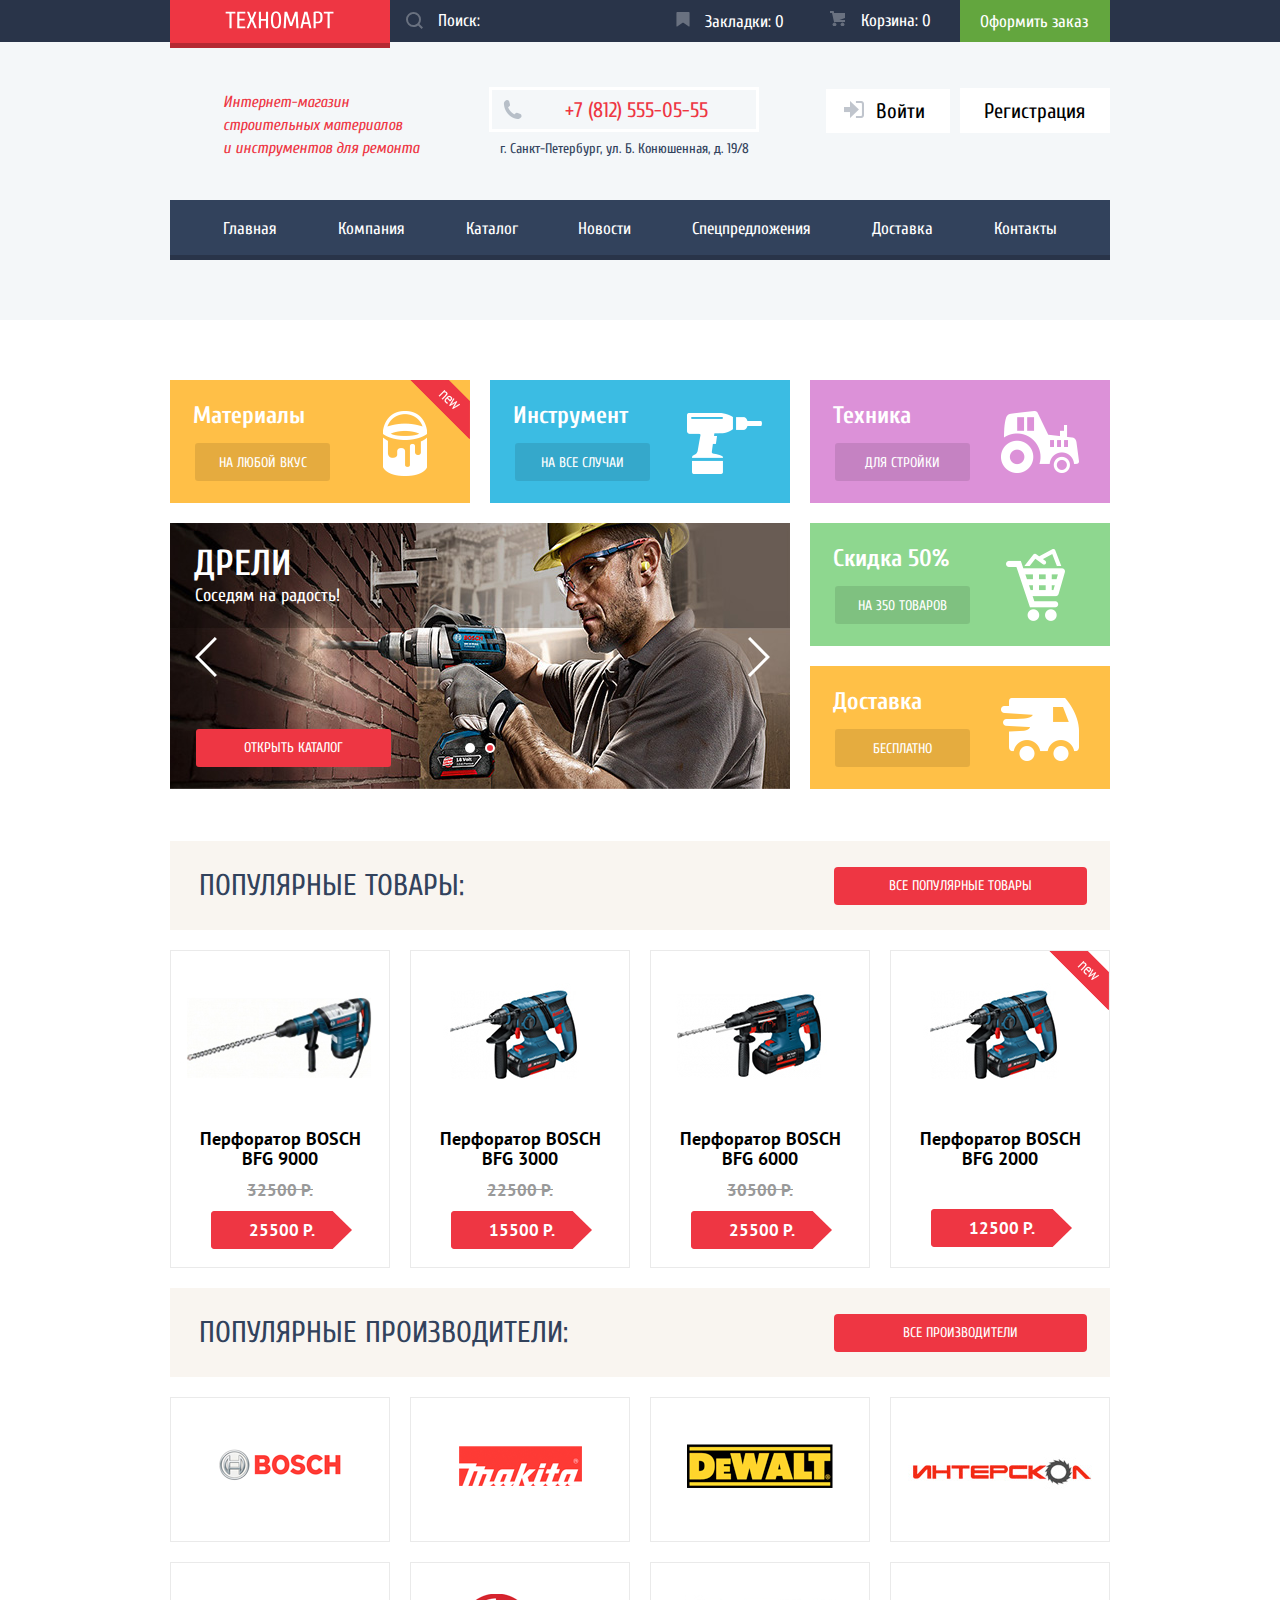
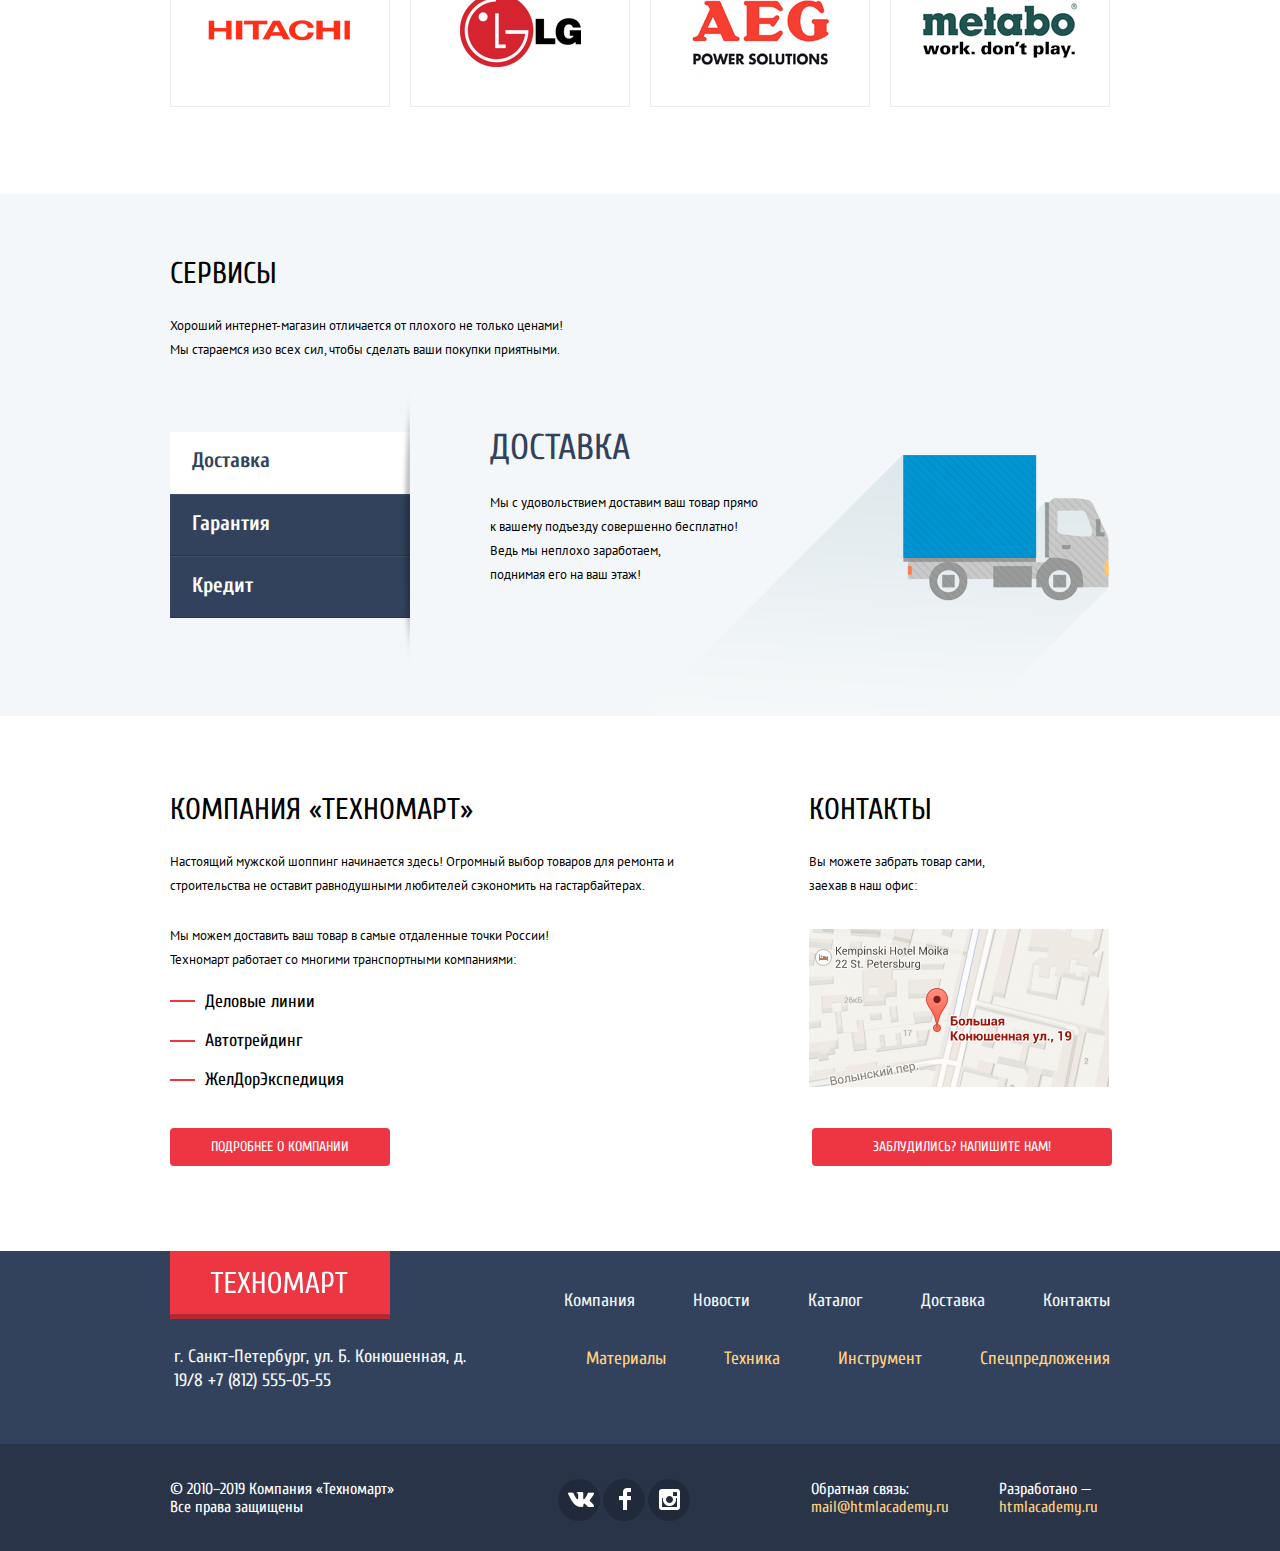
<file: index.html>
<!DOCTYPE html>
<html lang="ru">
  <head>
    <meta charset="utf-8">
    <link rel="stylesheet" href="css/normalize.css">
    <link rel="stylesheet" href="css/mini-style.css">
    <link href="https://fonts.googleapis.com/css?family=Cuprum:400,400i,700,700i&display=swap&subset=cyrillic" rel="stylesheet">
    <link href="https://fonts.googleapis.com/css?family=PT+Sans:400,700&display=swap&subset=cyrillic" rel="stylesheet">
    <title>HTML Academy: Техномарт</title>
  </head>

  <body>

    <header class="main-header">

      <div class="menu-back">
        <div class="main-header-container container">
          <a class="logo main-header-logo" href="index.html">
            <img src="img/logo.svg" width="109" height="19" alt="Логотип интернет-магазина «Техномарт»">
          </a>
          <form class="header-form-search" action="https://echo.htmlacademy.ru" method="get">
            <input class="main-header-search" placeholder="Поиск:" type="search" name="search-field">
            <svg xmlns="http://www.w3.org/2000/svg" width="17" height="17" viewbox="0 0 17 17"><path fill="#ffffff" d="M17 15.586l-3.542-3.542A7.465 7.465 0 0 0 15 7.5 7.5 7.5 0 1 0 7.5 15c1.71 0 3.282-.579 4.544-1.542L15.586 17 17 15.586zM2 7.5C2 4.467 4.467 2 7.5 2 10.532 2 13 4.467 13 7.5c0 3.032-2.468 5.5-5.5 5.5A5.506 5.506 0 0 1 2 7.5z"/></svg>
          </form>
          <a class="bookmark" href="bookmarks.html">
            <svg xmlns="http://www.w3.org/2000/svg" width="14" height="16" viewBox="0 0 14 16">
              <path fill="#E72C2D" d="M14 15c0 .55-.368.741-.818.426l-5.363-3.765c-.45-.315-1.187-.315-1.637 0L.818 15.426C.368 15.741 0 15.55 0 15V1c0-.55.45-1 1-1h12c.55 0 1 .45 1 1v14z"/>
            </svg>Закладки: 0
          </a>
          <a class="cart" href="cart.html">
            <svg xmlns="http://www.w3.org/2000/svg" width="15" height="15" viewBox="0 0 15 15">
              <circle cx="4.5" cy="13.5" r="1.5"/>
              <circle cx="12.5" cy="13.5" r="1.5"/>
              <path d="M15 2H4.07l-.422-2H0v2h2.031l1.985 9H15V9H9.441L15 6.951z"/>
            </svg>Корзина: 0
          </a>
          <span class="main-header-order"><a  href="order.html">Оформить заказ</a></span>
        </div>
      </div>

      <div class="slogan-container container">
        <div class="slogan">
          <p class="main-header-slogan">
            Интернет-магазин
            строительных материалов
            и&nbsp;инструментов для ремонта
          </p>
        </div>
        <div class="address">
          <a class="main-header-phone" href="tel:+78125550555">
            +7 (812) 555-05-55
          </a>
          <p class="main-header-address">г. Санкт-Петербург, ул. Б. Конюшенная, д. 19/8</p>
        </div>
        <div class="user-navigation">
          <a class="login-link" href="login.html">Войти</a>
          <a class="registration-link" href="user.html">Регистрация</a>
        </div>
      </div>

      <nav class="main-navigation container">
        <ul class="site-navigation container">
          <li><a href="index.html">Главная</a></li>
          <li><a href="company.html">Компания</a></li>
          <li><a href="catalog.html">Каталог</a></li>
          <li><a href="news.html">Новости</a></li>
          <li><a href="special.html">Спецпредложения</a></li>
          <li><a href="delivery.html">Доставка</a></li>
          <li><a href="contacts.html">Контакты</a></li>
        </ul>
      </nav>

    </header>

    <main>
      <h1 class="visually-hidden">Интернет-магазин «Техномарт»</h1>

      <section class="slider">
        <ul class="first-slider-items container">
          <li class="newlabel">
            <p class="slider-text">Материалы</p>
            <a class="slider-text-button" href="materials.html">на любой вкус</a>
          </li>
          <li>
            <p class="slider-text">Инcтрумент</p>
            <a class="slider-text-button" href="tools.html">на все случаи</a>
          </li>
          <li>
            <p class="slider-text">Техника</p>
            <a class="slider-text-button" href="technic.html">для стройки</a>
          </li>
        </ul>
        <ul class="second-slider-items container">
          <li>
            <p class="slider-text">Скидка 50%</p>
            <a class="slider-text-button" href="discount.html">на 350 товаров</a>
          </li>
          <li>
            <p class="slider-text">Доставка</p>
            <a class="slider-text-button" href="delivery.html">бесплатно</a>
          </li>
        </ul>
      </section>
<div class="wrap-container">
      <div class="slider-image container">
        <input class="slide-hammers visually-hidden" id="slide-hammers" type="radio" name="slider">
        <input class="slide-drills visually-hidden" id="slide-drills" type="radio" name="slider" checked>
        <ul class="slider-textarea">
          <li class="slider-item hammers">
            <h3>Перфораторы</h3>
            <p>Настоящие мужские игрушки</p>
          </li>
          <li class="slider-item drills">
            <h3>Дрели</h3>
            <p>Соседям на радость!</p>
          </li>
        </ul>
        <a class="button" href="catalog.html">Открыть каталог</a>
        <label class="slider-control control-left" for="slide-hammers">Влево</label>
        <label class="slider-control control-right" for="slide-drills">Вправо</label>
        <div class="slider-wrap">
          <label class="slider-radio" for="slide-hammers">Слайд перфораторы</label>
          <label class="slider-radio" for="slide-drills">Слайд дрели</label>
        </div>
      </div>
</div>

      <section>
        <div class="popular-fields container">
          <h2>Популярные товары:</h2>
          <a href="goods.html">Все популярные товары</a>
        </div>
        <div class="item-container container">
          <div class="item">
            <img src="img/item_4.jpg" width="218" height="170" alt="Перфоратор BOSCH BFG 9000 синий">
            <div class="catalog-buttons">
              <a class="item-buy" href="cart.html">Купить</a>
              <a class="item-bookmarks" href="bookmarks.html">В закладки</a>
            </div>
            <span>Перфоратор BOSCH</span>
            <span>BFG 9000</span>
            <p class="line-through">32500 р.</p>
            <p class="price">25500 p.</p>
          </div>
          <div class="item">
            <img src="img/item_1.jpg" width="218" height="170" alt="Перфоратор BOSCH BFG 3000 синий">
            <div class="catalog-buttons">
              <a class="item-buy" href="cart.html">Купить</a>
              <a class="item-bookmarks" href="bookmarks.html">В закладки</a>
            </div>
            <span>Перфоратор BOSCH</span>
            <span>BFG 3000</span>
            <p class="line-through">22500 р.</p>
            <p class="price">15500 p.</p>
          </div>
          <div class="item">
            <img src="img/item_2.jpg" width="218" height="170" alt="Перфоратор BOSCH BFG 6000 синий">
            <div class="catalog-buttons">
              <a class="item-buy" href="cart.html">Купить</a>
              <a class="item-bookmarks" href="bookmarks.html">В закладки</a>
            </div>
            <span>Перфоратор BOSCH</span>
            <span>BFG 6000</span>
            <p class="line-through">30500 р.</p>
            <p class="price">25500 p.</p>
          </div>
          <div class="item newlabel">
            <img src="img/item_3.jpg" width="218" height="170" alt="Перфоратор BOSCH BFG 2000 синий">
            <div class="catalog-buttons">
              <a class="item-buy" href="cart.html">Купить</a>
              <a class="item-bookmarks" href="bookmarks.html">В закладки</a>
            </div>
            <span>Перфоратор BOSCH</span>
            <span>BFG 2000</span>
            <span class="empty"></span>
            <p class="price">12500 p.</p>
          </div>
        </div>
      </section>

      <section>
        <div class="popular-fields container">
          <h2>Популярные производители:</h2>
          <a href="companies.html">Все производители</a>
        </div>
        <ul class="companies-container container">
          <li class="companies"><a href="https://www.bosch.ru/"><img src="img/bosch.png" width="126" height="37" alt="Производетель Bosch"></a></li>
          <li class="companies"><a href="http://www.makita.ru/"><img src="img/makita.png" width="123" height="40" alt="Производитель Makita"></a></li>
          <li class="companies"><a href="https://shop.dewalt.ru/"><img src="img/dewalt.png" width="146" height="44" alt="Производитель DeWalt"></a></li>
          <li class="companies"><a href="https://www.interskol.ru/"><img src="img/interskol.png" width="200" height="88" alt="Производитель Интерскол"></a></li>
          <li class="companies"><a href="https://www.hitachi.eu/en/ru"><img src="img/hitachi.png" width="169" height="31" alt="Производитель Hitachi"></a></li>
          <li class="companies"><a href="https://www.lg.com/ru"><img src="img/lg.png" width="121" height="73" alt="Производитель LG"></a></li>
          <li class="companies"><a href="https://www.aeg.ru/"><img src="img/aeg.png" width="151" height="96" alt="Производитель AEG"></a></li>
          <li class="companies"><a href="https://shop-metabo.ru/"><img src="img/metabo.png" width="204" height="69" alt="Производитель Metabo"></a></li>
        </ul>
      </section>

      <div class="services-wrap">
        <section class="services container">
          <h2>Сервисы</h2>
          <p class="service-text">Хороший интернет-магазин отличается от плохого не только ценами! Мы стараемся изо всех сил, чтобы сделать ваши покупки приятными.</p>
          <div class="services-menu">
            <input class="input-delivery visually-hidden" id="delivery" type="radio" name="service-radio" checked>
            <input class="input-guarantee visually-hidden" id="guarantee" type="radio" name="service-radio">
            <input class="input-credit visually-hidden" id="credit" type="radio" name="service-radio">
            <ul class="services-menu-buttons">
              <li>
                <label class="service-menu-button" for="delivery">Доставка</label>
              </li>
              <li>
                <label class="service-menu-button" for="guarantee">Гарантия</label>
              </li>
              <li>
                <label class="service-menu-button" for="credit">Кредит</label>
              </li>
            </ul>
            <ul class="services-textarea">
              <li class="service-item service-delivery">
                <h3>Доставка</h3>
                <p>
                  Мы с удовольствием доставим ваш товар прямо <br>
                  к вашему подъезду совершенно бесплатно!
                  Ведь мы неплохо заработаем, <br>
                  поднимая его на ваш этаж!
                </p>
              </li>
              <li class="service-item service-guarantee">
                <h3>Гарантия</h3>
                <p>
                  Если купленный у нас товар поломается или заискрит, <br>
                  а также в случае пожара, спровоцированного его возгоранием,
                  вы всегда можете быть уверены в нашей гарантии. Мы обменяем
                  сгоревший товар на новый. <br>
                  Дом уж восстановите как-нибудь сами.
                </p>
              </li>
              <li class="service-item service-credit">
                <h3>Кредит</h3>
                <p>
                  Залезть в долговую яму стало проще! <br>
                  Кредитные консультанты придут вам на помощь.
                </p>
                <a class="credit-button" href="credit.html">Отправить заявку</a>
              </li>
            </ul>
          </div>
        </section>
      </div>

      <div class="about-company container">
        <section>
          <h2 >Компания «Техномарт»</h2>
          <p class="first-text">
            Настоящий мужской шоппинг начинается здесь! Огромный выбор товаров для ремонта и
            строительства не оставит равнодушными любителей сэкономить на гастарбайтерах.
          </p>
          <p class="second-text">
            Мы можем доставить ваш товар в самые отдаленные точки России!
            Техномарт работает со многими транспортными компаниями:
          </p>
          <ul class="indicator-area">
            <li class="indicator">Деловые линии</li>
            <li class="indicator">Автотрейдинг</li>
            <li class="indicator">ЖелДорЭкспедиция</li>
          </ul>
          <a class="detailed" href="company.html">Подробнее о компании</a>
        </section>
        <section class="contacts-area">
          <h2>Контакты</h2>
          <p>
            Вы можете забрать товар сами,
            заехав в наш офис:
          </p>
          <a class="map-link" href="map.html">
            <img src="img/smallmap.png" width="300" height="158" alt="Карта расположения офиса «Техномарт» по адресу:
             г. Санкт-Петербург, ул. Б. Конюшенная, д. 19/8">
          </a>
          <a class="write-us" href="#">Заблудились? Напишите нам!</a>
        </section>
      </div>

    </main>

    <footer class="footer">
      <div class="footer-nav-back">
        <div class="footer-container container">
          <a class="footer-logo" href="index.html">
            <img src="img/logo.svg" width="138" height="23" alt="Логотип интернет-магазина «Техномарт»">
          </a>
          <ul class="first-footer-navigation">
            <li><a class="footer-main-nav" href="company.html">Компания</a></li>
            <li><a class="footer-main-nav" href="news.html">Новости</a></li>
            <li><a class="footer-main-nav" href="catalog.html">Каталог</a></li>
            <li><a class="footer-main-nav" href="delivery.html">Доставка</a></li>
            <li><a class="footer-main-nav" href="contacts.html">Контакты</a></li>
          </ul>
        </div>
        <div class="footer-container container">
          <p class="footer-address">
            г. Санкт-Петербург, ул. Б. Конюшенная, д. 19/8
            <a href="tel:+78125550555">+7 (812) 555-05-55</a>
          </p>
          <ul class="second-footer-navigation">
            <li><a class="footer-nav" href="materials.html">Материалы</a></li>
            <li><a class="footer-nav" href="technic.html">Техника</a></li>
            <li><a class="footer-nav" href="tools.html">Инструмент</a></li>
            <li><a class="footer-nav" href="special.html">Спецпредложения</a></li>
          </ul>
        </div>
      </div>

      <div class="footer-contacts-back">
        <div class="contacts-container container">
          <p class="copy-right">
            © 2010–2019 Компания «Техномарт»
            Все права защищены
          </p>
          <ul class="socials">
            <li>
              <a class="vkontakte" href="https://vk.com" aria-label="Переход в социальную сеть Вконтакте"></a>
            </li>
            <li>
              <a class="facebook" href="https://facebook.com" aria-label="Переход в социальную сеть Facebook"></a>
            </li>
            <li>
              <a class="instagram" href="https://instagram.com" aria-label="Переход в социальную сеть Instagram"></a>
            </li>
          </ul>

        <div class="lower-footer-fields">
          <p class="feedback-email">
            Обратная связь:
            <a href="mailto:mail@htmlacademy.ru">mail@htmlacademy.ru</a>
          </p>
          <p class="done">
            Разработано —
            <a href="https://htmlacademy.ru/intensive/htmlcss">htmlacademy.ru</a>
          </p>
        </div>
      </div>
    </div>
  </footer>

  <section class="popup map">
      <h2 class="visually-hidden">Как до нас добраться</h2>
      <iframe src="https://www.google.com/maps/embed?pb=!1m18!1m12!1m3!1d1998.5769169308242!2d30.322621958816832!3d59.93916232215763!2m3!1f0!2f0!3f0!3m2!1i1024!2i768!4f13.1!3m3!1m2!1s0x4696310fca5ba729%3A0xea9c53d4493c879f!2z0JHQvtC70YzRiNCw0Y8g0JrQvtC90Y7RiNC10L3QvdCw0Y8g0YPQuy4sIDE5LCDQodCw0L3QutGCLdCf0LXRgtC10YDQsdGD0YDQsywgMTkxMTg2!5e0!3m2!1sru!2sru!4v1582703164863!5m2!1sru!2sru" width="940" height="446" allowfullscreen=""></iframe>
      <div>
        <img src="img/map.jpg" width="940" height="446" alt="Карта расположения офиса «Техномарт» по адресу:
        г. Санкт-Петербург, ул. Б. Конюшенная, д. 19/8">
      </div>
      <button class="close" type="button">Закрыть</button>
    </section>

    <section class="popup feedback">
      <h2 class="visually-hidden">Обратная связь</h2>
      <form action="https://echo.htmlacademy.ru" method="post">
        <div class="feedback-input">
          <p>
            <label for="letter-name">Ваше имя:</label>
            <input id="letter-name" type="text" name="name" placeholder="Имя Фамилия">
          </p>
          <p>
            <label for="letter-email">Ваш e-mail:</label>
            <input id="letter-email" type="email" name="email" placeholder="email@example.com">
          </p>
          <p>
            <label for="letter-text">Текст письма:</label>
            <textarea id="letter-text" name="content" placeholder="В свободной форме"></textarea>
          </p>
        </div>
        <div class="feedback-button">
          <button class="button" type="submit">Отправить</button>
        </div>
      </form>
      <button class="close" type="button">Закрыть</button>
    </section>

    <section class="popup popcart">
      <h2>Товар добавлен в корзину!</h2>
      <div class="popcart-footer">
        <a class="button-popup" href="order.html">Оформить заказ</a>
        <a class="button-popup resume" href="catalog.html">Продолжить покупки</a>
        </div>
        <button class="close" type="button">Закрыть</button>
    </section>

    <script src="js/mini-index.js"></script>

  </body>
</html>
</file>
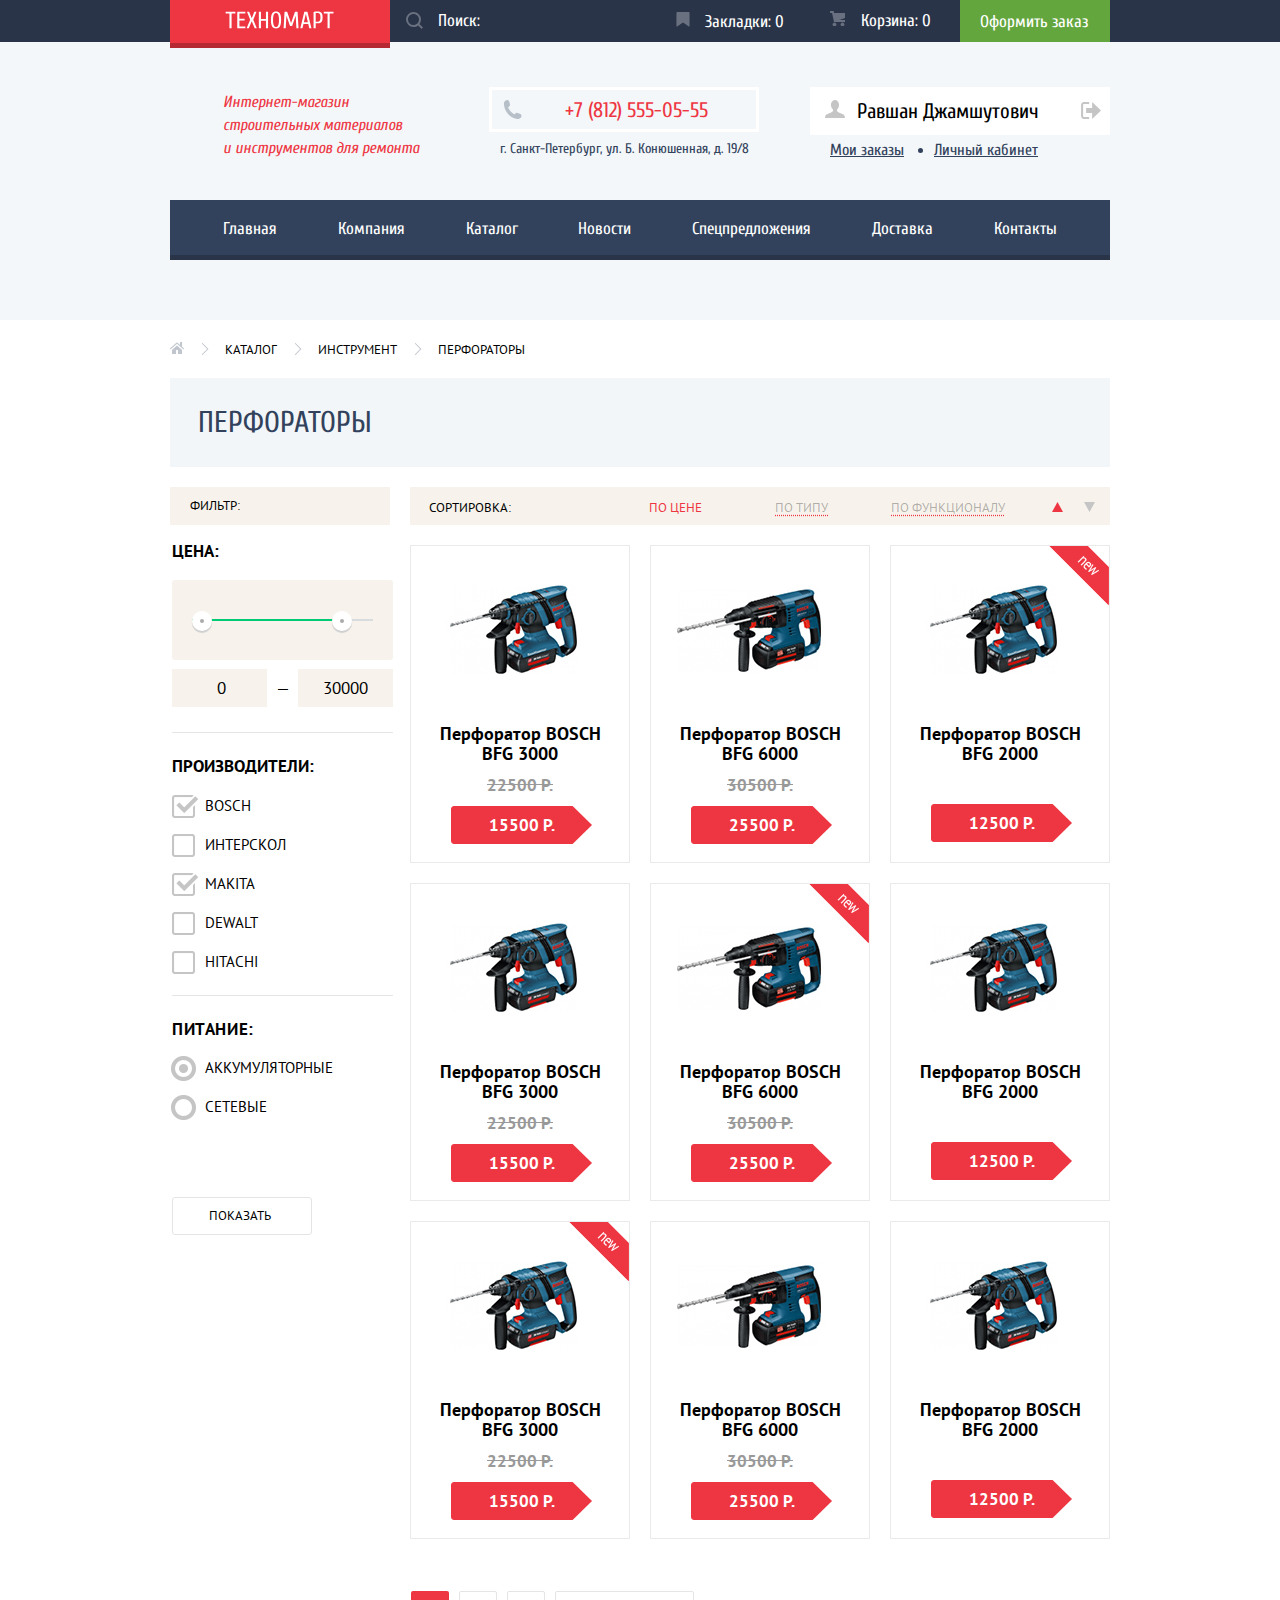
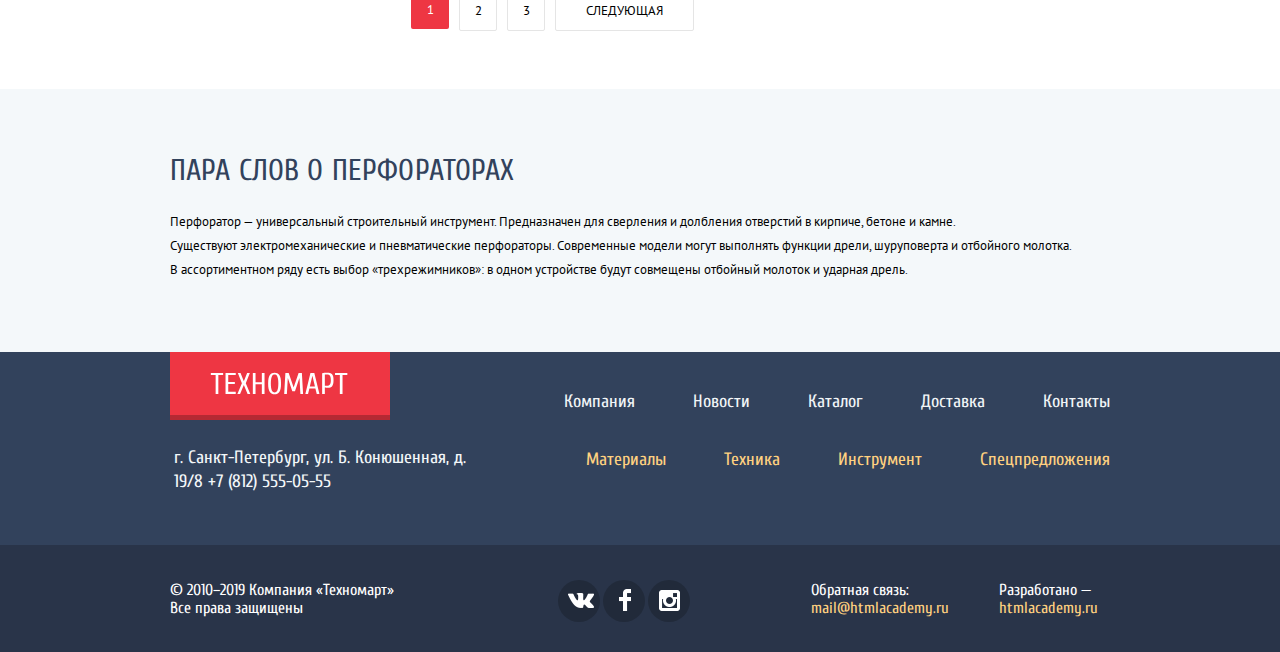
<file: catalog.html>
<!DOCTYPE html>
<html lang="ru">
  <head>
    <meta charset="utf-8">
    <link rel="stylesheet" href="css/normalize.css">
    <link rel="stylesheet" href="css/mini-style.css">
    <link href="https://fonts.googleapis.com/css?family=Cuprum:400,400i,700,700i&display=swap&subset=cyrillic" rel="stylesheet">
    <link href="https://fonts.googleapis.com/css?family=PT+Sans:400,700&display=swap&subset=cyrillic" rel="stylesheet">
    <title>Техномарт</title>
  </head>
  <body>

    <header class="main-header">

      <div class="menu-back">
        <div class="main-header-container container">
          <a class="logo main-header-logo" href="index.html">
            <img src="img/logo.svg" width="109" height="19" alt="Логотип интернет-магазина «Техномарт»">
          </a>
          <form class="header-form-search" action="https://echo.htmlacademy.ru" method="get">
            <input class="main-header-search" placeholder="Поиск:" type="search" name="search-field">
            <svg xmlns="http://www.w3.org/2000/svg" width="17" height="17" viewbox="0 0 17 17"><path fill="#ffffff" d="M17 15.586l-3.542-3.542A7.465 7.465 0 0 0 15 7.5 7.5 7.5 0 1 0 7.5 15c1.71 0 3.282-.579 4.544-1.542L15.586 17 17 15.586zM2 7.5C2 4.467 4.467 2 7.5 2 10.532 2 13 4.467 13 7.5c0 3.032-2.468 5.5-5.5 5.5A5.506 5.506 0 0 1 2 7.5z"/></svg>
          </form>
          <a class="bookmark" href="bookmarks.html">
            <svg xmlns="http://www.w3.org/2000/svg" width="14" height="16" viewBox="0 0 14 16">
              <path fill="#E72C2D" d="M14 15c0 .55-.368.741-.818.426l-5.363-3.765c-.45-.315-1.187-.315-1.637 0L.818 15.426C.368 15.741 0 15.55 0 15V1c0-.55.45-1 1-1h12c.55 0 1 .45 1 1v14z"/>
            </svg>Закладки: 0
          </a>
          <a class="cart" href="cart.html">
            <svg xmlns="http://www.w3.org/2000/svg" width="15" height="15" viewBox="0 0 15 15">
              <circle cx="4.5" cy="13.5" r="1.5"/>
              <circle cx="12.5" cy="13.5" r="1.5"/>
              <path d="M15 2H4.07l-.422-2H0v2h2.031l1.985 9H15V9H9.441L15 6.951z"/>
            </svg>Корзина: 0
          </a>
          <span class="main-header-order"><a  href="order.html">Оформить заказ</a></span>
        </div>
      </div>

      <div class="slogan-container container">
        <div class="slogan">
          <p class="main-header-slogan">
            Интернет-магазин
            строительных материалов
            и&nbsp;инструментов для ремонта
          </p>
        </div>
        <div class="address">
          <a class="main-header-phone" href="tel:+78125550555">
            +7 (812) 555-05-55
          </a>
          <p class="main-header-address">г. Санкт-Петербург, ул. Б. Конюшенная, д. 19/8</p>
        </div>
        <div class="login">
          <a class="account-field" href="account.html">
            <svg xmlns="http://www.w3.org/2000/svg" width="20" height="18" viewBox="0 0 20 18">
              <path fill="#32425C" d="M17.881 14.166c-2.144-.735-4.256-1.666-5.207-2.39-.657-.501-.77-1.618-.517-2.415 1.118-.903 1.864-2.477 1.864-4.278C14.021 2.276 12.221 0 10 0S5.979 2.276 5.979 5.083c0 1.801.746 3.374 1.863 4.277.253.798.141 1.915-.517 2.416-.95.724-3.063 1.654-5.207 2.39S0 18 0 18h20s.025-3.099-2.119-3.834z"/>
            </svg>Равшан Джамшутович
          </a>
          <a class="exit" href="#" aria-label="Выход из личного кабинета">
            <svg xmlns="http://www.w3.org/2000/svg" width="21" height="17" viewBox="0 0 21 17">
              <path d="M21 8.5L12.125 0v6h-6v5h6v6z"/>
              <path d="M3.106 13.952V3.048c.018-.376.171-1.057 1.01-1.057h5.027V0H4.116C1.938 0 1.112 1.81 1.087 3.027v10.946C1.112 15.189 1.938 17 4.116 17h5.027v-1.99H4.116c-.839 0-.992-.683-1.01-1.058z"/>
            </svg>
          </a>
          <ul class="dot">
            <li><a class="account-order" href="order.html">Мои заказы</a></li>
            <li><a class="account-personal" href="account.html">Личный кабинет</a></li>
          </ul>
          <!--<button type="button">Войти</button>
          <a href="#">Регистрация</a>-->
        </div>
      </div>

      <nav class="main-navigation container">
        <ul class="site-navigation container">
          <li><a href="index.html">Главная</a></li>
          <li><a href="company.html">Компания</a></li>
          <li><a href="catalog.html">Каталог</a></li>
          <li><a href="news.html">Новости</a></li>
          <li><a href="special.html">Спецпредложения</a></li>
          <li><a href="delivery.html">Доставка</a></li>
          <li><a href="contacts.html">Контакты</a></li>
        </ul>
      </nav>

    </header>

    <main>
      <h1 class="visually-hidden">Каталог Интернет-магазина «Техномарт»</h1>
      <div class="container">
        <ul class="breadcrumbs">
          <li>
            <a href="index.html">
              <img src="img/icon-home.png" width="14" height="12" alt="На главную">
            </a>
          </li>
          <li>
            <a href="catalog.html">Каталог</a>
          </li>
          <li>
            <a href="tools.html">Инструмент</a>
          </li>
          <li class="breadcrumbs-current">Перфораторы</li>
        </ul>
      </div>

    <h2 class="category-fields container">Перфораторы</h2>
    <div class="catalog-filter-container container">
      <form class="filter" action="https://echo.htmlacademy.ru" method="post">
        <p class="filter-text">Фильтр:</p>
        <fieldset class="filter-range">
          <legend>Цена:</legend>
            <div class="range cost-wrap">
              <div class="scale-grey">
                <div class="scale-green"></div>
              </div>
              <div class="switch min-switch"></div>
              <div class="switch max-switch"></div>
            </div>
            <div class="cost-controls">
              <input class="visually-hidden" type="range" id="cost-range" name="cost" min="0" max="30000" step="1">
              <label for="cost-range"><span class="min">0</span>—<span class="max">30000</span></label>
            </div>
        </fieldset>
        <fieldset class="filter-checkbox">
          <legend>Производители:</legend>
            <ul>
              <li>
                <input class="visually-hidden" type="checkbox" name="bosch" id="filter-of-bosch" checked>
                <label for="filter-of-bosch">Bosch</label>
              </li>
              <li>
                <input class="visually-hidden" type="checkbox" name="interskol" id="filter-of-interckol">
                <label for="filter-of-interckol">Интерскол</label>
              </li>
              <li>
                <input class="visually-hidden" type="checkbox" name="makita" id="filter-of-makita" checked>
                <label for="filter-of-makita">Makita</label>
              </li>
              <li>
                <input class="visually-hidden" type="checkbox" name="dewalt" id="filter-of-dewalt">
                <label for="filter-of-dewalt">Dewalt</label>
              </li>
              <li>
                <input class="visually-hidden" type="checkbox" name="hitachi" id="filter-of-hitachi"
                ><label for="filter-of-hitachi">Hitachi</label>
              </li>
            </ul>
        </fieldset>
        <fieldset class="filter-radio">
          <legend>Питание:</legend>
          <ul>
            <li>
              <input class="visually-hidden" type="radio" name="power-group" value="battery" id="filter-battery" checked>
              <label for="filter-battery">Аккумуляторные</label>
            </li>
            <li>
              <input class="visually-hidden" type="radio" name="power-group" value="power" id="filter-power">
              <label for="filter-power">Сетевые</label>
            </li>
          </ul>
          <button class="filter-button" type="submit">Показать</button>
        </fieldset>
      </form>

      <section class="item-box">
        <div class="sorting">
          <span>Сортировка:</span>
          <a class="sort-by-price active" href="#">По цене</a>
          <a class="sort-by-type" href="#">По типу</a>
          <a class="sort-by-function" href="#">По функционалу</a>
          <a class="sort-up sort-up-active" href="#">
            <svg xmlns="http://www.w3.org/2000/svg" width="11" height="10" viewBox="0 0 11 10"><path fill="#c5c5c5" d="M5.5 0L0 10h11z"/></svg>
          </a>
          <a class="sort-down" href="#">
            <svg xmlns="http://www.w3.org/2000/svg" width="11" height="10" viewBox="0 0 11 10"><path fill="#c5c5c5" d="M5.5 10L0 0h11"/></svg>
          </a>
        </div>
        <div class="catalog-item-container">
          <div class="item">
            <img src="img/item_1.jpg" width="218" height="170" alt="Перфоратор BOSCH BFG 3000 синий">
            <div class="catalog-buttons">
              <a class="item-buy" href="cart.html">Купить</a>
              <a class="item-bookmarks" href="bookmarks.html">В закладки</a>
            </div>
            <span>Перфоратор BOSCH</span>
            <span>BFG 3000</span>
            <p class="line-through">22500 р.</p>
            <p class="price">15500 p.</p>
          </div>
          <div class="item">
            <img src="img/item_2.jpg" width="218" height="170" alt="Перфоратор BOSCH BFG 6000 синий">
            <div class="catalog-buttons">
              <a class="item-buy" href="cart.html">Купить</a>
              <a class="item-bookmarks" href="bookmarks.html">В закладки</a>
            </div>
            <span>Перфоратор BOSCH</span>
            <span>BFG 6000</span>
            <p class="line-through">30500 р.</p>
            <p class="price">25500 p.</p>
          </div>
          <div class="item newlabel">
            <img src="img/item_3.jpg" width="218" height="170" alt="Перфоратор BOSCH BFG 2000 синий">
            <div class="catalog-buttons">
              <a class="item-buy" href="cart.html">Купить</a>
              <a class="item-bookmarks" href="bookmarks.html">В закладки</a>
            </div>
            <span>Перфоратор BOSCH</span>
            <span>BFG 2000</span>
            <span class="empty"></span>
            <p class="price">12500 p.</p>
          </div>
          <div class="item">
            <img src="img/item_1.jpg" width="218" height="170" alt="Перфоратор BOSCH BFG 3000 синий">
            <div class="catalog-buttons">
              <a class="item-buy" href="cart.html">Купить</a>
              <a class="item-bookmarks" href="bookmarks.html">В закладки</a>
            </div>
            <span>Перфоратор BOSCH</span>
            <span>BFG 3000</span>
            <p class="line-through">22500 р.</p>
            <p class="price">15500 p.</p>
          </div>
          <div class="item newlabel">
            <img src="img/item_2.jpg" width="218" height="170" alt="Перфоратор BOSCH BFG 6000 синий">
            <div class="catalog-buttons">
              <a class="item-buy" href="cart.html">Купить</a>
              <a class="item-bookmarks" href="bookmarks.html">В закладки</a>
            </div>
            <span>Перфоратор BOSCH</span>
            <span>BFG 6000</span>
            <p class="line-through">30500 р.</p>
            <p class="price">25500 p.</p>
          </div>
          <div class="item">
            <img src="img/item_3.jpg" width="218" height="170" alt="Перфоратор BOSCH BFG 2000 синий">
            <div class="catalog-buttons">
              <a class="item-buy" href="cart.html">Купить</a>
              <a class="item-bookmarks" href="bookmarks.html">В закладки</a>
            </div>
            <span>Перфоратор BOSCH</span>
            <span>BFG 2000</span>
            <span class="empty"></span>
            <p class="price">12500 p.</p>
          </div>
          <div class="item newlabel">
            <img src="img/item_1.jpg" width="218" height="170" alt="Перфоратор BOSCH BFG 3000 синий">
            <div class="catalog-buttons">
              <a class="item-buy" href="cart.html">Купить</a>
              <a class="item-bookmarks" href="bookmarks.html">В закладки</a>
            </div>
            <span>Перфоратор BOSCH</span>
            <span>BFG 3000</span>
            <p class="line-through">22500 р.</p>
            <p class="price">15500 p.</p>
          </div>
          <div class="item">
            <img src="img/item_2.jpg" width="218" height="170" alt="Перфоратор BOSCH BFG 6000 синий">
            <div class="catalog-buttons">
              <a class="item-buy" href="cart.html">Купить</a>
              <a class="item-bookmarks" href="bookmarks.html">В закладки</a>
            </div>
            <span>Перфоратор BOSCH</span>
            <span>BFG 6000</span>
            <p class="line-through">30500 р.</p>
            <p class="price">25500 p.</p>
          </div>
          <div class="item">
            <img src="img/item_3.jpg" width="218" height="170" alt="Перфоратор BOSCH BFG 2000 синий">
            <div class="catalog-buttons">
              <a class="item-buy" href="cart.html">Купить</a>
              <a class="item-bookmarks" href="bookmarks.html">В закладки</a>
            </div>
            <span>Перфоратор BOSCH</span>
            <span>BFG 2000</span>
            <span class="empty"></span>
            <p class="price">12500 p.</p>
          </div>
        </div>
      </section>
    </div>

    <nav class="page-nav container">
      <ul class="page-list">
        <li class="page-item">
           <a class="page-item-current">1</a>
        </li>
        <li class="page-item">
           <a href="#">2</a>
        </li>
        <li class="page-item">
           <a href="#">3</a>
        </li>
        <li class="page-item">
             <a href="#next" class="next">Следующая</a>
         </li>
       </ul>
    </nav>

      <section class="about-tools">
        <div class="container">
          <h2 class="services-title">Пара слов о перфораторах</h2>
          <p>Перфоратор — универсальный строительный инструмент. Предназначен для сверления и долбления отверстий в кирпиче, бетоне и камне.<br>
            Существуют электромеханические и пневматические перфораторы. Современные модели могут выполнять функции дрели, шуруповерта и отбойного молотка.
            В&nbsp;ассортиментном ряду есть выбор «трехрежимников»: в одном устройстве будут совмещены отбойный молоток и ударная дрель.</p>
        </div>
      </section>
    </main>

    <footer>
      <div class="footer-nav-back">
        <div class="footer-container container">
          <a class="footer-logo" href="index.html">
            <img src="img/logo.svg" width="138" height="23" alt="Логотип интернет-магазина «Техномарт»">
          </a>
          <ul class="first-footer-navigation">
            <li><a class="footer-main-nav" href="company.html">Компания</a></li>
            <li><a class="footer-main-nav" href="news.html">Новости</a></li>
            <li><a class="footer-main-nav" href="catalog.html">Каталог</a></li>
            <li><a class="footer-main-nav" href="delivery.html">Доставка</a></li>
            <li><a class="footer-main-nav" href="contacts.html">Контакты</a></li>
          </ul>
        </div>
        <div class="footer-container container">
          <p class="footer-address">
            г. Санкт-Петербург, ул. Б. Конюшенная, д. 19/8
            <a href="tel:+78125550555">+7 (812) 555-05-55</a>
          </p>
          <ul class="second-footer-navigation">
            <li><a class="footer-nav" href="materials.html">Материалы</a></li>
            <li><a class="footer-nav" href="technic.html">Техника</a></li>
            <li><a class="footer-nav" href="tools.html">Инструмент</a></li>
            <li><a  class="footer-nav" href="special.html">Спецпредложения</a></li>
          </ul>
        </div>
      </div>

      <div class="footer-contacts-back">
        <div class="contacts-container container">
          <p class="copy-right">
            © 2010–2019 Компания «Техномарт»
            Все права защищены
          </p>

          <ul class="socials">
            <li>
              <a class="vkontakte" href="https://vk.com" aria-label="Переход в социальную сеть Вконтакте"></a>
            </li>
            <li>
              <a class="facebook" href="https://facebook.com" aria-label="Переход в социальную сеть Facebook"></a>
            </li>
            <li>
              <a class="instagram" href="https://instagram.com" aria-label="Переход в социальную сеть Instagram"></a>
            </li>
          </ul>

          <div class="lower-footer-fields">
            <p class="feedback-email">
              Обратная связь:
              <a href="mailto:mail@htmlacademy.ru">mail@htmlacademy.ru</a>
            </p>
            <p class="done">
              Разработано —
              <a href="https://htmlacademy.ru/intensive/htmlcss">htmlacademy.ru</a>
            </p>
          </div>
        </div>
      </div>
    </footer>

      <section class="popup popcart">
        <h2>Товар добавлен в корзину!</h2>
        <div class="popcart-footer">
          <a class="button-popup" href="order.html">Оформить заказ</a>
          <a class="button-popup resume" href="catalog.html">Продолжить покупки</a>
          </div>
          <button class="close" type="button">Закрыть</button>
      </section>

      <script src="js/mini-catalog.js"></script>

  </body>
</html>
</file>
<file: css/mini-style.css>
@-webkit-keyframes bounce{0%{transform:translateY(-2000px)}70%{transform:translateY(30px)}90%{transform:translateY(-10px)}100%{transform:translateY(0)}}@keyframes bounce{0%{transform:translateY(-2000px)}70%{transform:translateY(30px)}90%{transform:translateY(-10px)}100%{transform:translateY(0)}}@-webkit-keyframes shake{0%,100%{transform:translateX(0)}10%,30%,50%,70%,90%{transform:translateX(-10px)}20%,40%,60%,80%{transform:translateX(10px)}}@keyframes shake{0%,100%{transform:translateX(0)}10%,30%,50%,70%,90%{transform:translateX(-10px)}20%,40%,60%,80%{transform:translateX(10px)}}html{box-sizing:border-box}*,::before,::after{box-sizing:inherit}body{margin:0;padding:0;font-family:'Cuprum',Arial,sans-serif;font-size:13px;line-height:24px;font-weight:400;color:#000;background-color:#fff;background-position:top center;background-repeat:no-repeat}img{max-width:100%;height:auto}a{text-decoration:none}p{font-family:'PT Sans',Arial,sans-serif;font-size:13px;font-weight:400;line-height:24px;text-align:left;color:#000}h2{font-size:30px;font-weight:400;line-height:30px;text-align:left;color:#32425c}.main-header{background-color:#f4f7f9;width:100%;min-height:320px;padding-bottom:60px}.logo{display:block;cursor:pointer;background-color:#ee3643;box-shadow:inset 0 -5px 0 0 rgba(0,0,0,0.24)}.logo:hover{background-color:#ca2c37;box-shadow:#9a212a}.logo:active{background-color:#ba2732;box-shadow:#8e1e26}.main-header-logo{width:220px;min-height:47px;padding:11px 55px}.main-header-search{font-family:'Cuprum',Arial,sans-serif;font-size:17px;font-weight:400;text-align:left;color:#fff;background-color:#293449;border:none;padding:11px 0}.main-header-order{background-color:#63a63e;width:150px;height:42px}.main-header-order a{width:100%;font-size:17px;color:#fff;display:block;padding:10px 20px}.main-header-order:hover{background-color:#5fbb2d}.main-header-order:active{background-color:#518534}.main-header-slogan{font-family:'Cuprum',Arial,sans-serif;font-size:16px;line-height:23px;text-align:left;font-weight:400;font-style:italic;color:#ee3643;width:197px;padding-top:33px;margin-bottom:40px}.main-header-address{font-family:'Cuprum',Arial,sans-serif;font-size:14px;font-weight:400;line-height:24px;color:#32425c;text-align:center;margin:0;padding:0;margin-top:5px}.main-header-phone{width:270px;min-height:45px;font-size:21px;font-weight:400;line-height:21px;text-align:center;color:#ee3643;background-image:url(../img/icon-phone.png);background-repeat:no-repeat;background-position:11px 10px;border:solid 3px #fff;display:inline-block;vertical-align:middle;margin-top:45px;padding-top:10px;padding-left:25px}.login-link{width:121px;min-height:45px;font-size:21px;line-height:21px;color:#000;padding:10px 25px;background-color:#fff}.login-link::before{content:"";position:absolute;top:12px;left:18px;width:20px;height:17px;background-image:url(../img/icon-login.png);background-repeat:no-repeat;background-position:0 0;opacity:.3}.login-link:hover::before{opacity:1}.login-link:active::before{color:rgba(0,0,0,0.3)}.login-link:focus::before{opacity:1}.registration-link{width:150px;min-height:45px;font-size:21px;line-height:21px;display:inline-block;vertical-align:baseline;color:#000;background-color:#fff;margin-top:46px;margin-left:7px;padding-top:13px;padding-left:24px}.registration-link:hover{color:#ee3643}.registration-link:active{color:rgba(0,0,0,0.3)}.newlabel::before{content:"";position:absolute;top:0;right:0;z-index:1;width:60px;height:59px;background-image:url(../img/newflag.png);background-repeat:no-repeat}.main-navigation{height:60px;font-size:17px;line-height:17px;color:#fff;min-height:60px;background-color:#32425c;margin:0 auto}.site-navigation{list-style:none;display:flex;flex-wrap:wrap;margin:0;padding:0;padding:0 23px;justify-content:space-around;box-shadow:inset 0 -5px 0 0 #293449}.site-navigation a{height:60px;color:#fff;display:block;padding:20px}.site-navigation a:hover,.site-navigation a:focus{background-color:#1d2739}.site-navigation a:active{color:rgba(255,255,255,0.5);background-color:#293449}.user-navigation .login-link{position:relative;padding-left:50px;color:#000}.user-navigation .login-link:hover{color:#ee3643}.slider ul{list-style:none}.slider li{position:relative}.slider li:first-child{width:300px;height:123px;background-color:#ffbf47;background-image:url(../img/icon-1.png);background-repeat:no-repeat;background-position:213px 31px}.slider li:nth-child(2){width:300px;height:123px;background-color:#3bbce3;background-image:url(../img/icon-2.png);background-repeat:no-repeat;background-position:197px 33px}.slider li:nth-child(3){width:300px;height:123px;background-color:#dc91d8;background-image:url(../img/icon-3.png);background-repeat:no-repeat;background-position:191px 31px}.slider .second-slider-items li:first-child{width:300px;height:123px;background-color:#8ed78f;background-image:url(../img/icon-4.png);background-repeat:no-repeat;background-position:196px 26px;margin-bottom:20px}.slider .second-slider-items li:last-child{width:300px;height:123px;background-color:#ffc047;background-image:url(../img/icon-5.png);background-repeat:no-repeat;background-position:191px 32px;margin-bottom:52px}.slider-text{font-family:'Cuprum',Arial,sans-serif;font-size:24px;font-weight:700;line-height:30px;text-align:left;color:#fff;display:block;width:160px;margin:0;margin-top:21px;margin-left:23px}.slider-text-button{font-size:14px;font-weight:400;line-height:18px;text-align:center;color:#fff;text-transform:uppercase;display:block;width:135px;min-height:38px;margin-top:12px;margin-left:25px;padding-top:11px;background-color:rgba(0,0,0,0.1);border-radius:3px}.slider-text-button:hover{background-color:rgba(0,0,0,0.2)}.slider-text-button:active{background-color:rgba(0,0,0,0.3)}.slider-image p{min-width:143px;height:17px;font-size:18px;font-weight:400;line-height:24px;text-align:left;color:#fff;text-transform:none}.slider-image a{width:195px;height:38px;font-size:14px;font-weight:400;line-height:18px;text-align:center;color:#fff;text-transform:uppercase;background-color:#ee3643;padding:10px 20px;border-radius:3px}.slider-image a:hover{text-transform:uppercase;background-color:#ca2c37}.slider-image a:active{text-transform:uppercase;background-color:#ba2732}.popular-fields{display:block;margin:0 auto;position:relative}.popular-fields h2{margin:0;display:flex;width:100%;min-height:89px;background-color:#f9f5f0;text-transform:uppercase;justify-content:flex-start;align-items:center;padding-left:29px;margin-bottom:20px}.popular-fields a{display:flex;width:253px;height:38px;font-size:14px;font-weight:400;line-height:18px;text-align:center;color:#fff;justify-content:center;align-items:center;position:absolute;right:11px;bottom:25px;border-radius:4px;margin-right:12px;text-transform:uppercase;background-color:#ee3643}.category-fields{background-color:#f2f6f8;text-transform:uppercase;display:flex;margin:0 auto;justify-content:flex-start;align-items:center;min-height:89px;margin-top:20px;padding-left:28px}.account-field{display:block;padding-top:11px;padding-bottom:12px;font-size:21px;font-family:'Cuprum',Arial,sans-serif;color:#000;background-color:#fff;position:relative;width:300px;padding-left:47px;margin-top:45px}.account-field path{fill:#c5c5c5}.account-field:hover path{fill:#32425c}.account-field:active path{opacity:.3}.exit path{fill:#c5c5c5}.exit:hover path{fill:#32425c}.exit:active path{opacity:.3}.account-field svg{margin-top:2px;margin-left:-32px;margin-right:12px}.login{position:relative;margin-left:-16px}.exit{position:absolute;left:270px;top:60px}.account-field:hover::before,.account-field:focus::before{background-image:url(../img/icon-user-blue.svg)}.account-field:hover::after,.account-field:focus::after{background-image:url(../img/icon-logout-blue.svg)}.account-field:active{color:rgba(0,0,0,0.3)}.account-field:active::before,.account-field:active::after{opacity:.3}.account-order{width:75px;font-size:16px;font-weight:400;line-height:18px;text-align:left;color:#32425c;text-decoration:underline;margin-left:20px;margin-right:30px}.account-personal{width:104px;font-size:16px;font-weight:400;line-height:18px;text-align:left;color:#32425c;text-decoration:underline}.account-order:hover,.account-personal:hover{color:#ee3643}.account-order:active,.account-personal:active{color:#32425c;opacity:.3}.companies{display:flex;width:220px;height:145px;border:solid 1px #eaeaea;justify-content:center;align-items:center;margin-bottom:20px;background-color:#fff;background-position:center;list-style:none}.companies:hover{box-shadow:0 10px 25px 0 rgba(41,52,73,0.5)}.companies:active{box-shadow:0 4px 10px 0 rgba(41,52,73,0.5);opacity:.3}.services{width:100%;background-color:#f4f7f9}.services h2{color:#000;text-transform:uppercase}.services-navigation{list-style:none}.services-nav-fields{width:78px;font-size:21px;font-weight:700;line-height:30px;text-align:left;color:#fff;background-color:#32425c}.services-nav-fields:hover{background-color:#293449}.services-nav-fields:active{color:#32425c;background-color:#fff}.title{display:inline-block;vertical-align:middle;width:142px;font-size:36px;font-weight:400;line-height:36px;text-align:left;color:#32425c;text-transform:uppercase}.about-company{display:flex;margin:0 auto;margin-bottom:86px}.about-company h2{color:#000;text-transform:uppercase}.about-company .first-text{width:519px}.about-company .second-text{display:inline-block;vertical-align:middle;width:386px;margin-top:13px}.indicator-area{margin:0;padding:0;font-family:'Cuprum',Arial,sans-serif;font-size:18px;line-height:20px;list-style:none;position:relative}.indicator-area li:first-child::before{content:"";position:absolute;top:10%;left:0;width:25px;height:2px;margin-top:-1px;background-color:#ee3643}.indicator-area li:nth-child(2)::before{content:"";position:absolute;top:50%;left:0;width:25px;height:2px;margin-top:-1px;background-color:#ee3643}.indicator-area li:last-child::before{content:"";position:absolute;top:90%;left:0;width:25px;height:2px;margin-top:-1px;background-color:#ee3643}.indicator{display:block;margin-left:35px;margin-top:7px;margin-bottom:19px}.detailed{margin-top:38px;display:flex;width:220px;border-radius:4px;justify-content:center;align-items:center;padding:10px 20px;font-size:14px;font-weight:400;line-height:18px;text-align:center;color:#fff;text-transform:uppercase;background-color:#ee3643}.contacts-area h2{display:inline-block;vertical-align:baseline;margin-left:120px}.contacts-area p{margin:0;display:inline-block;vertical-align:baseline;width:179px;margin-left:120px}.contacts-area img{margin-top:31px;margin-left:120px}.write-us{font-family:'Cuprum',Arial,sans-serif;font-size:14px;font-weight:400;line-height:18px;text-align:center;color:#fff;display:flex;justify-content:center;align-items:center;border-radius:4px;width:300px;height:38px;padding:10px 20px;margin-top:33px;margin-left:123px;text-transform:uppercase;background-color:#ee3643}.credit-button{display:inline-block;vertical-align:middle;width:195px;min-height:38px;font-size:14px;font-weight:400;line-height:18px;text-align:center;color:#fff;padding:10px 20px;border-radius:3px;margin-top:15px;text-transform:uppercase;background-color:#ff5357}.footer{font-family:"Cuprum","Arial",sans-serif;color:#fff;margin-top:85px}.footer-contacts-back{width:100%;min-height:107px;background-color:#293449}.footer-nav-back{width:100%;min-height:193px;font-size:18px;line-height:24px;background-color:#32425c}.footer-logo{width:220px;height:68px;padding:20px 40px;box-shadow:inset 0 -5px 0 0 rgba(0,0,0,0.24);background-color:#ee3643}.footer-address,.footer-address a{font-family:"Cuprum","Arial",sans-serif;width:322px;min-height:40px;font-size:18px;font-weight:400;line-height:24px;text-align:left;color:#f3f7f9}.footer-address{width:323px;margin-left:4px;margin-top:26px}.first-footer-navigation{list-style:none;display:flex;flex-wrap:wrap;justify-content:flex-end;margin:0;padding:0;width:614px;padding-top:14px;margin-top:24px}.second-footer-navigation{list-style:none;display:flex;flex-wrap:wrap;justify-content:flex-end;margin:0;padding:0;width:614px;padding-top:28px}.footer-main-nav{margin:0;padding:0;width:69px;font-size:18px;font-weight:400;line-height:24px;text-align:left;color:#f1f5f7;margin-bottom:10px;margin-left:58px}.footer-main-nav:hover,.footer-nav:hover{text-decoration:underline}.footer-main-nav:active,.footer-nav:active{opacity:.5}.footer-nav{width:79px;font-size:18px;font-weight:400;line-height:24px;text-align:left;color:#ffd180;list-style:none;margin-bottom:10px;margin-left:58px}.copy-right{font-family:'Cuprum',Arial,sans-serif;width:228px;font-size:16px;font-weight:400;line-height:18px;text-align:left;color:#fff;padding-top:20px}.socials{display:flex;flex-direction:row;align-items:center;margin-top:35px;margin-left:34px;list-style:none}.vkontakte{background-image:url(../img/vk-icon.png);background-repeat:no-repeat;background-position:10px 13px}.facebook{background-image:url(../img/fb-icon.png);background-repeat:no-repeat;background-position:16px 9px}.instagram{background-image:url(../img/insta-icon.png);background-repeat:no-repeat;background-position:11px 10px}.socials a{width:42px;height:42px;background-color:#212a3a;border-radius:50%;display:inline-block;vertical-align:middle}.socials a:hover{background-color:#ee3643}.socials a:active{background-color:#ee3643}.socials li{padding-left:3px}.lower-footer-fields{display:flex;flex-direction:row;margin-top:20px}.feedback-email{width:135px;margin:16px 15px 16px 38px}.done{width:96px;margin:16px 15px 16px 38px}.lower-footer-fields p{font-family:'Cuprum',Arial,sans-serif;font-size:16px;line-height:18px;color:#fff}.lower-footer-fields a{font-size:16px;font-weight:400;line-height:18px;text-align:left;color:#ffd180}.lower-footer-fields a:hover{text-decoration:underline}.lower-footer-fields a:active{text-decoration:none;color:#ee3643}.line-through{margin:2px 0;margin-bottom:10px;font-size:17px;line-height:18px;font-weight:700;text-align:center;color:#999;text-transform:uppercase;text-decoration:line-through}.hidden{display:none}.visually-hidden{position:absolute;width:1px;height:1px;margin:-1px;border:0;padding:0;clip:rect(0 0 0 0);overflow:hidden}.main-header-container{display:flex;margin:0 auto;flex-wrap:wrap;justify-content:space-between}.bookmark{color:#fff;font-size:17px;line-height:18px;width:150px;height:42px;padding-top:11px;padding-right:10px;text-align:center;position:relative}.bookmark svg{margin-right:15px;padding-top:1px}.cart svg{margin-right:16px}.bookmark path{opacity:.3;fill:#fff}.bookmark:hover path{opacity:1}.bookmark:active path{opacity:.5}.cart path{opacity:.3;fill:#fff}.cart circle{opacity:.3;fill:#fff;stroke:#fff}.cart:hover path{opacity:1}.cart:hover circle{opacity:1}.cart:active path{opacity:.5}.cart:active circle{opacity:.5}.bookmark:hover,.cart:hover{background-color:#212a3a}.bookmark:active,.cart:active{color:rgba(255,255,255,0.5);background-color:#ee3643}.cart{color:#fff;font-size:17px;line-height:18px;width:150px;height:42px;padding-top:11px;padding-right:9px;text-align:center;position:relative}.menu-back{background-color:#293449;width:100%;height:42px;position:relative}.slogan-container{display:flex;margin-left:auto;margin-right:auto;justify-content:space-between}.slogan{width:196px;min-height:60px;padding-left:53px}.address{width:270px;margin-left:56px}.container{width:940px;margin:0 auto}.first-slider-items{margin:0;padding:0;display:flex;flex-wrap:wrap;margin:0 auto;margin-top:60px;justify-content:space-between;padding-bottom:20px}.second-slider-items{display:flex;flex-direction:column;align-items:flex-end;margin:0 auto}.item-container{display:flex;margin:0 auto;justify-content:space-between}.companies-container{margin:0;padding:0;display:flex;margin:0 auto;justify-content:space-between;flex-wrap:wrap;margin-bottom:67px}.services-container{display:flex;margin:0 auto;justify-content:space-between}.services-fields{display:block;margin:0 auto;padding-top:65px;padding-bottom:65px;margin-top:85px}.footer-container{display:flex;margin:0 auto;justify-content:space-between}.contacts-container{display:flex;margin:0 auto;justify-content:space-between}.filter{margin:0;padding:0;display:flex;flex-direction:column}.catalog-filter-container{display:flex;flex-wrap:wrap;justify-content:space-between}.catalog-item-container{width:700px;display:flex;flex-wrap:wrap;justify-content:space-between}.catalog-list{margin:0;padding:0;list-style:none;margin-bottom:20px}.page-list{display:flex;margin:0;padding:0;list-style:none;margin-left:241px;margin-top:32px;margin-bottom:58px}.page-list .page-item{margin-right:10px}.page-list a{display:flex;justify-content:center;align-items:center;min-width:38px;min-height:38px;font-family:"PT Sans","Arial",sans-serif;font-size:13px;line-height:18px;color:#000;text-transform:uppercase;text-decoration:none;border:1px solid #e5e5e5;border-radius:2px;cursor:pointer}.page-list a::after{content:"";min-height:inherit;font-size:0;display:block}.page-list a:hover,.page-list a:focus{border-color:#bdc6ca}.page-list a:active{border-color:#ee3643}.page-list .page-item-current{color:#fff;background-color:#ee3643;border:none;cursor:default}.page-list .next{margin-left:0;padding:0 30px}.about-tools{padding-top:61px;padding-bottom:70px;background-color:#f4f8fa}.about-tools p{margin:0}.services-title{margin:0;padding-top:6px;margin-bottom:24px;font-size:30px;font-family:"Cuprum",sans-serif;text-transform:uppercase;letter-spacing:.15px}.services-title p{width:905px;min-height:121px}.breadcrumbs{display:flex;flex-wrap:wrap;justify-content:flex-start;margin:0;margin-top:16px;margin-bottom:16px;padding:0;list-style:none}.breadcrumbs li{position:relative;margin-right:41px;padding-top:2px}.breadcrumbs li:last-child{margin-right:0}.breadcrumbs li::after{content:"";position:absolute;top:7px;right:-25px;width:8px;height:12px;background-image:url(../img/icon-right-small.svg)}.breadcrumbs-current,.breadcrumbs a{color:#000;text-transform:uppercase;font-family:"PT Sans","Arial",sans-serif;font-size:13px}.breadcrumbs-current::after{display:none}.header-form-search{margin:0;padding:0;position:relative;width:270px}.header-form-search input{width:100%;min-height:42px;padding:10px 48px;color:inherit;background:#293449;border:none}.header-form-search input:focus{color:#000;background-color:#fff;outline:none}.header-form-search input::-webkit-input-placeholder{color:#fff}.header-form-search input::-moz-placeholder{color:#fff}.header-form-search input:-ms-input-placeholder{color:#fff}.header-form-search input::-ms-input-placeholder{color:#fff}.header-form-search input::placeholder{color:#fff}.header-form-search svg{margin-top:-7px;position:absolute;top:40%;left:16px}.header-form-search path{opacity:.3;fill:#fff}.header-form-search input:hover + svg > path{opacity:1;fill:#fff}.header-form-search input:focus + svg > path{opacity:1;fill:#ee3643}.wrap-container{width:940px;margin:0 auto;position:relative}.slider-image{display:flex;font-family:"Cuprum","Arial",sans-serif;position:absolute;bottom:32px;left:0;width:620px;min-height:266px;margin-bottom:20px}.slider-textarea{margin:0;padding:0;list-style:none}.slider-item{position:absolute;display:none;width:620px;height:266px;color:#fff;background-color:#32425c;background-repeat:no-repeat;background-position:top center}.slider-item h3{font-size:36px;line-height:36px;text-transform:uppercase;margin:0;margin-top:23px;margin-left:24px}.slider-item p{font-family:"Cuprum","Arial",sans-serif;font-size:18px;line-height:24px;margin:0;margin-top:2px;margin-bottom:2px;margin-left:25px}.slider-image a{position:absolute;bottom:22px;left:26px;min-width:195px}.hammers{background-image:url(../img/slider-hammers.jpg)}.drills{background-image:url(../img/slider-drills.jpg)}.slider-control{position:absolute;top:114px;width:22px;height:40px;font-size:0;background-repeat:no-repeat;cursor:pointer}.control-left{left:25px;background-image:url(../img/icon-left.svg)}.control-right{left:578px;background-image:url(../img/icon-right.svg)}.slider-wrap{position:absolute;bottom:36px;left:295px;display:flex;min-width:10px;height:10px;font-size:0}.slider-radio{display:block;width:10px;height:10px;margin-right:10px;background-color:#fff;border-radius:50%;cursor:pointer}.slide-hammers:checked ~ .slider-wrap label[for="slide-hammers"],.slide-drills:checked ~ .slider-wrap label[for="slide-drills"]{background-color:#ee3643;border:2px solid #fff}.slide-hammers:checked ~ .slider-textarea .hammers,.slide-drills:checked ~ .slider-textarea .drills{display:block}.slide-hammers:focus ~ label[for="slide-hammers"],.slide-drills:focus ~ label[for="slide-drills"],.slide-hammers:focus ~ .slider-wrap label[for="slide-hammers"],.slide-drills:focus ~ .slider-wrap label[for="slide-drills"]{box-shadow:0 0 0 2px #3bbce3}.price{display:flex;justify-content:center;align-items:center;width:141px;height:38px;margin-left:40px;font-weight:700;font-size:17px;line-height:18px;color:#fff;text-transform:uppercase;background-image:url(../img/red-button.svg);background-repeat:no-repeat}.empty{margin-top:28px}.item{width:220px;min-height:318px;border:solid 1px #eaeaea;background-color:#fff;position:relative;margin-bottom:20px}.item:hover{box-shadow:0 10px 25px 0 rgba(41,52,73,0.5)}.item-buy{width:135px;min-height:38px;margin-bottom:7px;font-size:14px;line-height:18px;font-family:"Cuprum","Arial",sans-serif;color:#fff;text-transform:uppercase;text-align:center;padding-top:10px;background-color:#63a63e;box-shadow:inset 0 -3px 0 0 #367315;border-radius:3px;cursor:pointer}.item-buy:hover{background-color:#5fbb2d;box-shadow:inset 0 -3px 0 0 #367315}.item-buy:active{background-color:#518534}.item-bookmarks{width:135px;min-height:38px;margin-bottom:7px;font-size:14px;line-height:18px;font-family:"Cuprum","Arial",sans-serif;color:#32425c;text-transform:uppercase;text-align:center;padding-top:8px;background:#fff;border:3px solid #63a63e;border-radius:3px;cursor:pointer}.item-bookmarks:hover{border:solid 3px #32425c}.item-bookmarks:active{opacity:30%;border:solid 3px #32425c}.item span{font-family:'PT Sans',Arial,sans-serif;font-weight:700;font-size:18px;line-height:20px;text-align:center;display:flex;flex-direction:column}.item p{margin-top:12px}.catalog-buttons{display:none;position:absolute;top:0;bottom:0;width:218px;height:170px;flex-direction:column;justify-content:center;align-items:center;background-color:#fff}.item:hover .catalog-buttons{display:flex}.services-wrap{margin-bottom:54px;padding-top:40px;background-color:#f4f7f9}.service-text{width:400px}.services-menu{display:flex;width:950px}.services ul{margin-bottom:1px;list-style:none}.services-menu-buttons{position:relative;width:240px;padding:0;padding-top:44px}.services-menu-buttons::after{content:"";position:absolute;top:0;right:0;width:10px;height:279px;background-image:url(../img/shadow.png);background-repeat:no-repeat}.service-menu-button{display:block;min-height:62px;padding-top:14px;padding-left:22px;font-weight:700;font-size:21px;line-height:29px;font-family:"Cuprum","Arial",sans-serif;color:#fff;background-color:#32425c;border-top:1px solid #405069;border-bottom:1px solid #293449;cursor:pointer}.service-menu-button:hover{color:#fff;background-color:#293449}.services-textarea{flex-grow:1;padding:0;padding-left:80px}.service-item{display:none;min-height:285px;background-repeat:no-repeat;background-position:top center}.input-delivery:checked ~ .services-menu-buttons .service-menu-button[for="delivery"],.input-guarantee:checked ~ .services-menu-buttons .service-menu-button[for="guarantee"],.input-credit:checked ~ .services-menu-buttons .service-menu-button[for="credit"]{color:#32425c;background-color:#fff;border:0}.input-delivery:checked ~ .services-textarea .service-delivery,.input-guarantee:checked ~ .services-textarea .service-guarantee,.input-credit:checked ~ .services-textarea .service-credit{display:block}.service-delivery{background-image:url(../img/delivery.png);background-position:151px 25px}.service-guarantee{background-image:url(../img/guarantee.png);background-position:239px 3px}.service-credit{background-image:url(../img/credit.png);background-position:165px 1px}.service-item h3{width:350px;margin-top:42px;margin-bottom:25px;font-weight:400;font-size:36px;line-height:36px;font-family:"Cuprum","Arial",sans-serif;color:#32425c;text-transform:uppercase}.service-item p{width:375px}.service-delivery p{width:278px}.service-item button{min-width:195px;margin-top:26px;padding-top:3px}.dot{font-family:'Cuprum',Arial,sans-serif;font-size:16px;line-height:18px;margin:0;padding:0;display:flex;justify-content:row;color:#32425c;margin-top:6px}.dot li:first-child{list-style:none}.filter-checkbox,.filter-radio{border:none}.filter-checkbox legend{margin-bottom:14px}.filter-checkbox ul,.filter-radio ul{padding:0;margin:0;list-style:none}.filter-checkbox li,.filter-radio li{margin-bottom:15px;max-width:220px}.filter-checkbox label,.filter-radio label{position:relative;padding-left:33px;cursor:pointer;font-family:'PT Sans',Arial,sans-serif;font-size:15px;line-height:20px;text-transform:uppercase}.filter-checkbox label::before,.filter-radio label::before{content:"";position:absolute;background-repeat:no-repeat}.filter-checkbox label::before{content:"";display:inline-block;vertical-align:middle;top:-1px;left:0;width:27px;height:23px;background-image:url(../img/checkbox-off.png)}.filter-checkbox input:checked ~ label::before{background-image:url(../img/checkbox-on.png)}.filter-radio label::before{content:"";display:inline-block;vertical-align:middle;top:-2px;left:-1px;width:25px;height:25px;background-image:url(../img/radio-off.png)}.filter-radio input:checked ~ label::before{background-image:url(../img/radio-on.png)}.filter-radio input:focus ~ label::before,.filter-checkbox input:focus ~ label::before{outline:#3b99fc auto 5px}.filter-checkbox label:hover::before,.filter-radio label:hover::before{opacity:1}.filter-checkbox input:disabled ~ label,.filter-radio input:disabled ~ label{opacity:.3}.filter-radio legend{letter-spacing:.6px;margin-bottom:13px}.filter-button{width:140px;min-height:38px;margin-top:62px;padding-left:2px;font-family:'PT Sans',Arial,sans-serif;font-size:13px;line-height:18px;text-transform:uppercase;background-color:#fff;border:1px solid #e5e5e5;border-radius:3px;cursor:pointer}.filter-button:hover{border-color:#bdc6ca}.filter-button:active{border-color:#ee3643;outline:0}.filter p{width:53px;min-height:9px;font-family:'PT Sans',Arial,sans-serif;font-size:13px;line-height:18px;color:#000;text-transform:uppercase}.filter .filter-text{display:flex;width:220px;height:38px;align-items:center;justify-content:flex-start;padding-left:20px;margin-top:20px;margin-bottom:11px;background-color:#f7f3ec}.filter fieldset{padding:0}.filter .filter-radio{border:none}.filter legend{padding:0;font-family:'PT Sans',Arial,sans-serif;font-weight:700;font-size:17px;line-height:30px;text-transform:uppercase}.range{position:relative;width:100%;height:80px;margin-top:14px;margin-bottom:9px;padding-top:39px;padding-left:20px;padding-right:20px}.filter .filter-range{border:0;border-bottom:1px solid #e5e5e5;padding-bottom:25px;margin-bottom:18px}.filter .filter-checkbox{border:0;border-bottom:1px solid #e5e5e5;padding-bottom:5px;margin-bottom:18px}.cost-wrap{font-size:17px;line-height:18px;background-color:#f7f3ec;border-radius:3px}.scale-grey{height:2px;background-color:#d7dcde}.scale-green{width:85%;height:2px;background-color:#00ca74}.switch{position:absolute;top:31px;left:0;padding:0;box-sizing:content-box;width:4px;height:4px;background-color:#ababab;box-shadow:0 2px 1px 0 #cfcfcf;border:8px solid #fff;border-radius:50%;cursor:pointer}.min-switch{left:20px}.max-switch{left:160px}.cost-controls{display:flex;justify-content:space-between;align-items:baseline;text-align:center}.cost-controls label{display:flex;align-items:center;font-family:'PT Sans',Arial,sans-serif;font-size:17px;line-height:18px;color:#000}.cost-controls span{display:flex;width:95px;min-height:38px;flex-direction:column;justify-content:center;background-color:#f7f3ec}.cost-controls .min{padding-left:4px;margin-right:9px}.cost-controls .max{margin-left:8px}.sorting{padding-left:19px;padding-top:12px;width:700px;height:38px;margin-top:20px;margin-bottom:20px;font-family:'PT Sans',Arial,sans-serif;font-size:13px;line-height:18px;text-transform:uppercase;background-color:#f7f3ec}.sort-by-price{margin-left:135px;margin-right:70px}.sort-by-type{margin-right:60px}.sort-by-function{margin-right:44px}.sort-up{margin-right:18px}.sort-up-active path{fill:#ee3643}.sort-by-price,.sort-by-type,.sort-by-function{color:rgba(0,0,0,0.3);text-decoration:underline;-webkit-text-decoration-color:#ee3643;text-decoration-color:#ee3643;-webkit-text-decoration-style:dotted;text-decoration-style:dotted;text-underline-position:under}.sorting a:hover{color:#000;-webkit-text-decoration-style:solid;text-decoration-style:solid}.sort-up:hover path,.sort-down:hover path{fill:#000}.sorting .active{color:#ee3643;text-decoration:none}.sorting a:active{color:#ee3643;text-decoration:none;-webkit-text-decoration-style:solid;text-decoration-style:solid}.sort-up:active path,.sort-down:active path{fill:#ee3643}.popup{position:fixed;top:50%;left:50%;z-index:1;display:none;background-color:#fff}.map{width:940px;height:446px;margin-top:-223px;margin-left:-470px;box-shadow:0 0 13px 0 rgba(0,0,0,0.75)}.map iframe{position:relative;z-index:2;border:0}.map div{position:absolute;top:0;left:0;z-index:1}.feedback{width:620px;min-height:430px;margin-top:-215px;margin-left:-310px;border-top:7px solid #ee3643;box-shadow:0 20px 40px 0 rgba(0,0,0,0.75)}.feedback-input{display:flex;flex-wrap:wrap;justify-content:space-between;padding:0 80px;padding-top:34px}.feedback p{margin-bottom:8px}.feedback label{display:block;margin-bottom:9px;font-size:18px;line-height:18px;font-family:"Cuprum","Arial",sans-serif}.feedback input{width:220px;min-height:38px;padding-left:16px}.feedback textarea{width:460px;height:114px;padding-top:8px;resize:none}.feedback input::-webkit-input-placeholder,.feedback textarea::-webkit-input-placeholder{font-size:13px;line-height:18px;font-family:"PT Sans","Arial",sans-serif;color:#a9a9a9}.feedback input::-moz-placeholder,.feedback textarea::-moz-placeholder{font-size:13px;line-height:18px;font-family:"PT Sans","Arial",sans-serif;color:#a9a9a9}.feedback input:-ms-input-placeholder,.feedback textarea:-ms-input-placeholder{font-size:13px;line-height:18px;font-family:"PT Sans","Arial",sans-serif;color:#a9a9a9}.feedback input::-ms-input-placeholder,.feedback textarea::-ms-input-placeholder{font-size:13px;line-height:18px;font-family:"PT Sans","Arial",sans-serif;color:#a9a9a9}.feedback input,.feedback input::placeholder,.feedback textarea,.feedback textarea::placeholder{font-size:13px;line-height:18px;font-family:"PT Sans","Arial",sans-serif;color:#a9a9a9}.feedback input::-moz-placeholder{line-height:30px;color:#a9a9a9}.feedback input:-ms-input-placeholder,.feedback textarea:-ms-input-placeholder{color:#a9a9a9}.feedback input,.feedback textarea{padding-left:13px;color:#000;border:2px solid #dee3e4;border-radius:3px}.feedback input:hover,.feedback textarea:hover{border-color:#b5b5b5}.feedback input:focus,.feedback textarea:focus{border-color:#ee3643;outline:0}.feedback-button{display:flex;flex-direction:column;justify-content:center;height:1px;min-height:112px;margin-top:21px;padding:0 80px;background-color:#f4f4f4;padding-top:4px}.button{display:block;min-width:460px;min-height:38px;padding-top:4px;font-size:14px;line-height:18px;font-family:"Cuprum","Arial",sans-serif;text-align:center;color:#fff;text-transform:uppercase;background-color:#ee3643;border:0;border-radius:3px;cursor:pointer}.close{position:absolute;top:9px;right:9px;z-index:2;width:21px;height:21px;margin:0;padding:0;font-size:0;background-color:transparent;background-image:url(../img/form-close.svg);background-repeat:no-repeat;background-position:center center;border:0;cursor:pointer}.popcart{width:620px;min-height:282px;margin-top:-141px;margin-left:-310px;padding-top:40px;font-family:"Cuprum","Arial",sans-serif;background-image:url(../img/modal-check.svg);background-repeat:no-repeat;background-position:81px 48px;border-top:7px solid #ee3643;box-shadow:0 20px 40px 0 rgba(41,52,73,0.75)}.popcart h2{margin-left:179px;font-size:30px;line-height:30px}.popcart-footer{display:flex;flex-wrap:wrap;justify-content:center;align-items:center;height:1px;min-height:112px;margin-top:68px;background-color:#f1f1f1}.popcart-footer .button-popup{width:220px;margin-right:10px}.popcart-footer .button-popup .resume{margin-left:10px;padding-top:4px;color:#000;background-color:#fff}.button-popup{display:block;min-width:220px;min-height:38px;padding-top:10px;font-size:14px;line-height:18px;font-family:"Cuprum","Arial",sans-serif;text-align:center;color:#fff;text-transform:uppercase;background-color:#ee3643;border:0;border-radius:3px;cursor:pointer}.resume{background-color:#fff;color:#000}.popup-show{display:block;-webkit-animation:bounce .6s;animation:bounce .6s}.feedback-error{-webkit-animation:shake .6s;animation:shake .6s}
</file>
